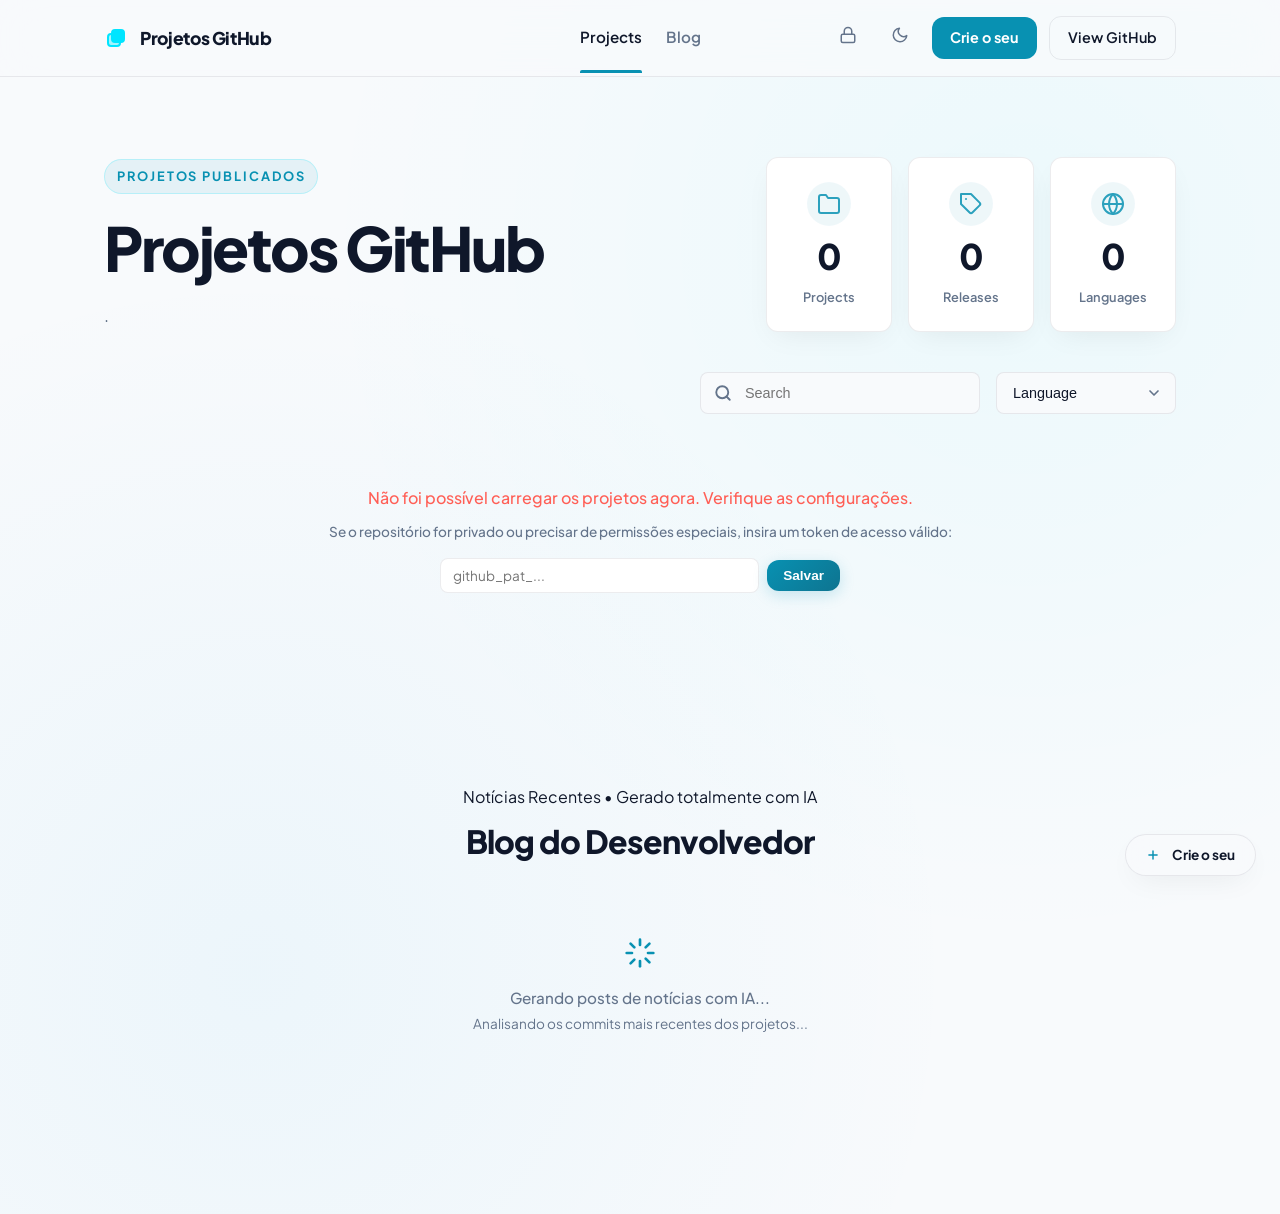
<file: index.html>
<!doctype html>
<html lang="pt-BR">
  <head>
    <meta charset="utf-8">
    <meta name="viewport" content="width=device-width, initial-scale=1">
    <meta name="description" content="Vitrine estática de projetos GitHub com releases e links dinâmicos.">
    <title>Projetos GitHub</title>
    <link rel="preconnect" href="https://api.github.com">
    <link rel="stylesheet" href="css/styles.css?v=20260604-v13">
  </head>
  <body>
    <header class="site-header">
      <nav class="nav-shell" aria-label="Navegação principal">
        <a class="brand" href="#top" aria-label="Voltar ao início">
          <div class="brand-logo-svg">
            <svg width="24" height="24" viewBox="0 0 24 24" fill="none" xmlns="http://www.w3.org/2000/svg" class="cyan-logo">
              <rect x="4" y="8" width="12" height="12" rx="3" fill="rgba(0, 229, 255, 0.35)" stroke="#00e5ff" stroke-width="2" stroke-linecap="round" stroke-linejoin="round"/>
              <rect x="8" y="4" width="12" height="12" rx="3" fill="#00e5ff" stroke="#00e5ff" stroke-width="2" stroke-linecap="round" stroke-linejoin="round"/>
            </svg>
          </div>
          <span>
            <strong id="brandName">Premium Portfolio</strong>
            <small id="brandHandle">@spxmiguel</small>
          </span>
        </a>
        
        <div class="nav-menu">
          <a href="#top" class="nav-menu-link active">Projects</a>
          <a href="#blog" class="nav-menu-link">Blog</a>
        </div>

        <div class="nav-actions">
          <button class="theme-toggle" id="adminBtn" type="button" aria-label="Painel Admin" title="Painel Admin">
            <span id="adminBtnIcon" aria-hidden="true">
              <svg width="18" height="18" viewBox="0 0 24 24" fill="none" stroke="currentColor" stroke-width="2" stroke-linecap="round" stroke-linejoin="round"><rect x="3" y="11" width="18" height="11" rx="2" ry="2"></rect><path d="M7 11V7a5 5 0 0 1 10 0v4"></path></svg>
            </span>
          </button>
          <button class="theme-toggle" id="themeToggle" type="button" aria-label="Alternar tema" title="Alternar tema">
            <span id="themeIcon" aria-hidden="true">
              <svg width="18" height="18" viewBox="0 0 24 24" fill="none" stroke="currentColor" stroke-width="2" stroke-linecap="round" stroke-linejoin="round"><path d="M21 12.79A9 9 0 1 1 11.21 3 7 7 0 0 0 21 12.79z"></path></svg>
            </span>
          </button>
          <a class="button cta-btn" id="headerCreateYours" href="#">Crie o seu</a>
          <a class="button outline-btn" id="profileLink" href="https://github.com/spxmiguel" target="_blank" rel="noreferrer">View GitHub</a>
        </div>
      </nav>
    </header>

    <main id="top">
      <section class="hero">
        <div class="hero-copy">
          <p class="eyebrow">Projetos publicados</p>
          <h1 id="heroTitle">Premium GitHub <span class="highlight">Portfolio Showcase</span></h1>
          <p id="heroDescription">
            A static site generator for GitHub portfolios that automatically lists public repositories, releases, and READMEs. Showcase your work with professional elegance.
          </p>
        </div>
        <div class="hero-side">
          <div class="profile-panel" id="profilePanel" hidden style="display:none !important;">
            <img id="profileImage" src="" alt="" style="display:none;">
            <span id="profileName" style="display:none;"></span>
          </div>
          <div class="hero-stats" aria-label="Resumo dos projetos">
            <div class="stat-card">
              <div class="stat-icon">
                <svg width="24" height="24" viewBox="0 0 24 24" fill="none" stroke="currentColor" stroke-width="2" stroke-linecap="round" stroke-linejoin="round"><path d="M22 19a2 2 0 0 1-2 2H4a2 2 0 0 1-2-2V5a2 2 0 0 1 2-2h5l2 3h9a2 2 0 0 1 2 2z"></path></svg>
              </div>
              <div class="stat-value">
                <strong id="repoCount">0</strong>
              </div>
              <span class="stat-label">Projects</span>
            </div>
            <div class="stat-card">
              <div class="stat-icon">
                <svg width="24" height="24" viewBox="0 0 24 24" fill="none" stroke="currentColor" stroke-width="2" stroke-linecap="round" stroke-linejoin="round"><path d="M20.59 13.41l-7.17 7.17a2 2 0 0 1-2.83 0L2 12V2h10l8.59 8.59a2 2 0 0 1 0 2.82z"></path><line x1="7" y1="7" x2="7.01" y2="7"></line></svg>
              </div>
              <div class="stat-value">
                <strong id="releaseCount">0</strong>
              </div>
              <span class="stat-label">Releases</span>
            </div>
            <div class="stat-card">
              <div class="stat-icon">
                <svg width="24" height="24" viewBox="0 0 24 24" fill="none" stroke="currentColor" stroke-width="2" stroke-linecap="round" stroke-linejoin="round"><circle cx="12" cy="12" r="10"></circle><line x1="2" y1="12" x2="22" y2="12"></line><path d="M12 2a15.3 15.3 0 0 1 4 10 15.3 15.3 0 0 1-4 10 15.3 15.3 0 0 1-4-10 15.3 15.3 0 0 1 4-10z"></path></svg>
              </div>
              <div class="stat-value">
                <strong id="languageCount">0</strong>
              </div>
              <span class="stat-label">Languages</span>
            </div>
          </div>
        </div>
      </section>

      <section class="controls" aria-label="Filtros de projetos">
        <label class="search-field" for="searchInput">
          <svg class="search-icon" width="18" height="18" viewBox="0 0 24 24" fill="none" stroke="currentColor" stroke-width="2.5" stroke-linecap="round" stroke-linejoin="round"><circle cx="11" cy="11" r="8"></circle><line x1="21" y1="21" x2="16.65" y2="16.65"></line></svg>
          <input id="searchInput" type="search" placeholder="Search" autocomplete="off">
        </label>
        <label class="select-field" for="languageFilter">
          <select id="languageFilter">
            <option value="all">Language</option>
          </select>
          <svg class="select-chevron" width="16" height="16" viewBox="0 0 24 24" fill="none" stroke="currentColor" stroke-width="2.5" stroke-linecap="round" stroke-linejoin="round"><polyline points="6 9 12 15 18 9"></polyline></svg>
        </label>
      </section>

      <section class="status" id="statusMessage" role="status" aria-live="polite">
        Carregando projetos do GitHub...
      </section>

      <section class="project-grid" id="projectGrid" aria-label="Lista de projetos"></section>

      <!-- Blog Section -->
      <section class="blog-section" id="blog" aria-label="Blog">
        <div class="section-header">
          <p class="eyebrow">Notícias Recentes • Gerado totalmente com IA</p>
          <h2>Blog do Desenvolvedor</h2>
        </div>
        <div class="blog-grid" id="blogGrid">
          <div style="grid-column: 1/-1; text-align: center; color: var(--text-muted); padding: 40px 20px;">
            <svg width="32" height="32" viewBox="0 0 24 24" fill="none" stroke="currentColor" stroke-width="2" stroke-linecap="round" stroke-linejoin="round" class="ai-blog-spinner" style="margin-bottom: 12px; color: var(--primary); display: inline-block;">
              <line x1="12" y1="2" x2="12" y2="6"></line>
              <line x1="12" y1="18" x2="12" y2="22"></line>
              <line x1="4.93" y1="4.93" x2="7.76" y2="7.76"></line>
              <line x1="16.24" y1="16.24" x2="19.07" y2="19.07"></line>
              <line x1="2" y1="12" x2="6" y2="12"></line>
              <line x1="18" y1="12" x2="22" y2="12"></line>
              <line x1="4.93" y1="19.78" x2="7.76" y2="16.93"></line>
              <line x1="16.24" y1="7.76" x2="19.07" y2="4.93"></line>
            </svg>
            <p style="font-size: 0.95rem; font-weight: 500;">Gerando posts de notícias com IA...</p>
            <p style="font-size: 0.85rem; margin-top: 4px; color: var(--text-muted);">Analisando os commits mais recentes dos projetos...</p>
          </div>
        </div>
      </section>

      <p class="fineprint-cta" id="fineprintCta" hidden>
        quer ter o seu também? <a href="https://github.com/spxmiguel/projetos-github-pages/releases/latest/download/projetos-github-pages-universal.zip">clique aqui</a>
      </p>
    </main>

    <template id="projectCardTemplate">
      <article class="project-card">
        <div class="project-card-top">
          <h2></h2>
          <p class="project-description"></p>
        </div>
        <div class="project-card-middle">
          <div class="project-meta"></div>
          <span class="language-badge"></span>
        </div>
        <div class="actions"></div>
      </article>
    </template>

    <section class="setup-modal" id="setupModal" aria-labelledby="setupModalTitle" aria-modal="true" role="dialog" hidden>
      <div class="setup-backdrop" data-close-setup></div>
      <div class="setup-dialog">
        <button class="setup-close" type="button" aria-label="Fechar" data-close-setup>×</button>
        <p class="eyebrow">Baixando setup</p>
        <h2 id="setupModalTitle">Seu pacote está baixando</h2>
        <p id="setupDetectedText">Detectei seu sistema e escolhi o pacote certo.</p>

        <div class="os-picker" aria-label="Escolher sistema operacional">
          <span>Detecção de OS errado? Escolha o certo:</span>
          <div>
            <button type="button" data-os="windows">Windows</button>
            <button type="button" data-os="mac">macOS</button>
            <button type="button" data-os="linux">Linux</button>
          </div>
        </div>

        <ol class="setup-steps" id="setupSteps"></ol>

        <div class="setup-actions">
          <a class="button primary" id="setupDownloadAgain" href="#" rel="noreferrer">Baixar novamente</a>
          <a class="button" href="https://github.com/spxmiguel/projetos-github-pages/releases/latest" target="_blank" rel="noreferrer">Ver release</a>
        </div>
      </div>
    </section>

    <section class="setup-modal" id="adminModal" aria-labelledby="adminModalTitle" aria-modal="true" role="dialog" hidden>
      <div class="setup-backdrop" id="adminBackdrop"></div>
      <div class="setup-dialog">
        <button class="setup-close" type="button" aria-label="Fechar" id="adminClose">×</button>
        <p class="eyebrow" id="adminEyebrow">Painel de Controle</p>
        <h2 id="adminModalTitle">Painel Admin</h2>
        
        <!-- View 1: Login Form -->
        <form id="adminLoginForm" autocomplete="off" style="display: none; flex-direction: column; gap: 16px;">
          <div class="form-group">
            <label for="adminLoginPassword">Senha de Acesso</label>
            <input type="password" id="adminLoginPassword" placeholder="Digite sua senha" required>
          </div>
          <div class="form-error" id="adminLoginError" style="color: #ff5f56; font-size: 0.85rem; display: none;"></div>
          <div class="setup-actions" style="display: flex; gap: 12px; align-items: center; justify-content: space-between;">
            <button class="button primary" type="submit" style="flex: 1;">Desbloquear</button>
            <button class="button" id="adminResetConfigBtn" type="button" style="font-size: 0.8rem; padding: 10px 14px;">Reconfigurar</button>
          </div>
        </form>

        <!-- View 2: Setup Form -->
        <form id="adminSetupForm" autocomplete="off" style="display: none; flex-direction: column; gap: 16px;">
          <p style="color: var(--text-muted); font-size: 0.9rem;">
            Configure seu painel. Defina uma senha e insira seu GitHub Personal Access Token (PAT) com escopo <strong>repo</strong>.
          </p>
          <div class="form-group">
            <label for="adminSetupToken">GitHub Personal Access Token (PAT)</label>
            <input type="password" id="adminSetupToken" placeholder="github_pat_..." required>
          </div>
          <div class="form-group">
            <label for="adminSetupGroqKey">Chave do Groq API (Opcional - Usada para o Blog IA)</label>
            <input type="password" id="adminSetupGroqKey" placeholder="gsk_... (deixe vazio para usar a chave pública do site)">
          </div>
          <div class="form-row">
            <div class="form-group">
              <label for="adminSetupPassword">Senha do Painel</label>
              <input type="password" id="adminSetupPassword" placeholder="Crie uma senha" required autocomplete="new-password">
            </div>
            <div class="form-group">
              <label for="adminSetupPasswordConfirm">Confirmar Senha</label>
              <input type="password" id="adminSetupPasswordConfirm" placeholder="Confirme a senha" required autocomplete="new-password">
            </div>
          </div>
          <div class="form-error" id="adminSetupError" style="color: #ff5f56; font-size: 0.85rem; display: none;"></div>
          <div class="setup-actions">
            <button class="button primary" type="submit">Salvar e Inicializar</button>
          </div>
        </form>

        <!-- View 3: Edit Form -->
        <form id="adminEditForm" autocomplete="off" style="display: none; flex-direction: column; gap: 16px;">
          <div style="max-height: 50vh; overflow-y: auto; padding-right: 8px; display: flex; flex-direction: column; gap: 16px;">
            <div class="form-row">
              <div class="form-group">
                <label for="adminGithubUsername">GitHub Username</label>
                <input type="text" id="adminGithubUsername" required>
              </div>
              <div class="form-group">
                <label for="adminRepoName">Repository Name</label>
                <input type="text" id="adminRepoName" required>
              </div>
            </div>

            <div class="form-group">
              <label for="adminSiteTitle">Título do Site</label>
              <input type="text" id="adminSiteTitle" required>
            </div>

            <div class="form-group">
              <label for="adminSiteDescription">Descrição do Site</label>
              <textarea id="adminSiteDescription" rows="3"></textarea>
            </div>

            <div class="form-group">
              <label for="adminProfileImageUrl">URL da Foto de Perfil (Opcional)</label>
              <input type="url" id="adminProfileImageUrl" placeholder="Deixe em branco para usar a padrão">
            </div>

            <div class="form-group">
              <label for="adminForkUrl">ZIP de Setup / Download URL</label>
              <input type="url" id="adminForkUrl">
            </div>

            <div class="form-row">
              <div class="form-group">
                <label for="adminCtaMode">Posição do Botão "Crie o seu"</label>
                <select id="adminCtaMode">
                  <option value="top">Superior Direito (Flutuante)</option>
                  <option value="fineprint">Rodapé (Texto)</option>
                  <option value="hidden">Oculto</option>
                </select>
              </div>
              <div class="form-group">
                <label for="adminSortBy">Ordenar Projetos por</label>
                <select id="adminSortBy">
                  <option value="updated">Última atualização</option>
                  <option value="stars">Estrelas</option>
                  <option value="name">Nome (A-Z)</option>
                </select>
              </div>
            </div>

            <div class="form-checkboxes" style="display: flex; gap: 20px;">
              <label class="checkbox-label" style="display: flex; align-items: center; gap: 8px; cursor: pointer; text-transform: none; font-size: 0.85rem;">
                <input type="checkbox" id="adminIncludeForks" style="width: auto;"> Incluir Forks
              </label>
              <label class="checkbox-label" style="display: flex; align-items: center; gap: 8px; cursor: pointer; text-transform: none; font-size: 0.85rem;">
                <input type="checkbox" id="adminIncludeArchived" style="width: auto;"> Incluir Arquivados
              </label>
            </div>

            <div class="form-group" style="margin-top: 12px;">
              <label>Organizar Projetos (Fixar/Ocultar)</label>
              <div id="adminProjectsList" style="background: var(--bg); border: 1px solid var(--border); border-radius: var(--radius-md); padding: 8px; max-height: 180px; overflow-y: auto; display: flex; flex-direction: column; gap: 4px;">
                <!-- Populated dynamically via JS -->
              </div>
            </div>

            <div class="form-group" style="margin-top: 12px; border-top: 1px solid var(--border); padding-top: 12px;">
              <label for="adminGroqKey">Chave do Groq API (Opcional - Usada para o Blog IA)</label>
              <input type="password" id="adminGroqKey" placeholder="Deixe em branco para usar a chave pública do site">
            </div>



            <hr style="border: 0; border-top: 1px solid var(--border); margin: 8px 0;">

            <div class="form-group">
              <label for="adminChangeToken">Atualizar GitHub PAT (Opcional)</label>
              <input type="password" id="adminChangeToken" placeholder="Preencha apenas se quiser trocar o token">
            </div>
            <div class="form-row">
              <div class="form-group">
                <label for="adminChangePassword">Nova Senha (Opcional)</label>
                <input type="password" id="adminChangePassword" placeholder="Nova senha">
              </div>
              <div class="form-group">
                <label for="adminChangePasswordConfirm">Confirmar Nova Senha (Opcional)</label>
                <input type="password" id="adminChangePasswordConfirm" placeholder="Confirme a nova senha">
              </div>
            </div>
          </div>

          <div class="form-error" id="adminEditError" style="color: #ff5f56; font-size: 0.85rem; display: none;"></div>
          <div class="form-success" id="adminEditSuccess" style="color: var(--success); font-size: 0.85rem; display: none;"></div>
          
          <div class="setup-actions" style="margin-top: 16px;">
            <button class="button primary" type="submit" id="adminSaveBtn">Salvar Alterações</button>
            <button class="button" type="button" id="adminLogoutBtn">Sair</button>
          </div>
        </form>
      </div>
    </section>

    <a class="fork-cta" id="forkCta" href="https://github.com/spxmiguel/projetos-github-pages/releases/latest/download/projetos-github-pages-universal.zip" target="_blank" rel="noreferrer">
      <svg width="14" height="14" viewBox="0 0 24 24" fill="none" stroke="currentColor" stroke-width="2.5" stroke-linecap="round" stroke-linejoin="round" style="vertical-align: middle; margin-right: 4px;"><line x1="12" y1="5" x2="12" y2="19"></line><line x1="5" y1="12" x2="19" y2="12"></line></svg>
      <span>Crie o seu</span>
    </a>

    <script src="js/config.js?v=20260604-v13"></script>
    <script src="js/github.js?v=20260604-v13"></script>
    <script src="js/app.js?v=20260604-v13"></script>
  </body>
</html>
</file>
<file: css/styles.css>
@import url('https://fonts.googleapis.com/css2?family=Plus+Jakarta+Sans:wght@300;400;500;600;700;800&family=JetBrains+Mono:wght@400;500;700&display=swap');

:root {
  --font-primary: 'Plus Jakarta Sans', system-ui, -apple-system, BlinkMacSystemFont, 'Segoe UI', sans-serif;
  --font-mono: 'JetBrains Mono', monospace;
  
  /* Cores - Canva Neon Theme */
  --bg: #090a0f;
  --surface: #11141b;
  --surface-hover: #171b26;
  --surface-glass: rgba(9, 10, 15, 0.75);
  --border: rgba(255, 255, 255, 0.05);
  --border-hover: rgba(0, 229, 255, 0.3);
  --text: #ffffff;
  --text-muted: #8e95a5;
  
  --primary: #00e5ff;
  --primary-dark: #00b8cc;
  --primary-glow: rgba(0, 229, 255, 0.12);
  --primary-text: #05050a;
  --primary-hover: #5cffea;
  --primary-hover-text: #05050a;
  --primary-border-glow: rgba(0, 229, 255, 0.25);
  --primary-glow-hover: rgba(0, 229, 255, 0.2);
  --btn-shadow-glow: rgba(0, 229, 255, 0.3);
  --scrollbar-thumb: rgba(255, 255, 255, 0.1);
  
  --accent: #0ea5e9;
  --accent-glow: rgba(14, 165, 233, 0.12);
  
  --success: #10b981;
  --radius-lg: 16px;
  --radius-md: 12px;
  --radius-sm: 8px;
  --shadow: 0 12px 40px -10px rgba(0, 0, 0, 0.8);
  --shadow-glow: 0 0 30px 0 var(--primary-glow);
  --transition: all 0.3s cubic-bezier(0.4, 0, 0.2, 1);
  --theme-toggle-hover: rgba(255, 255, 255, 0.05);
  
  font-family: var(--font-primary);
  color-scheme: dark;
}

:root[data-theme="light"] {
  --bg: #f8fafc;
  --surface: #ffffff;
  --surface-hover: #f1f5f9;
  --surface-glass: rgba(248, 250, 252, 0.85);
  --border: rgba(15, 23, 42, 0.08);
  --border-hover: rgba(8, 145, 178, 0.35);
  --text: #0f172a;
  --text-muted: #64748b;
  
  --primary: #0891b2;
  --primary-dark: #0e7490;
  --primary-glow: rgba(8, 145, 178, 0.08);
  --primary-text: #ffffff;
  --primary-hover: #06b6d4;
  --primary-hover-text: #ffffff;
  --primary-border-glow: rgba(8, 145, 178, 0.25);
  --primary-glow-hover: rgba(8, 145, 178, 0.15);
  --btn-shadow-glow: rgba(8, 145, 178, 0.2);
  --scrollbar-thumb: rgba(0, 0, 0, 0.15);
  
  --accent: #0284c7;
  --accent-glow: rgba(2, 132, 199, 0.08);
  
  --shadow: 0 10px 30px -10px rgba(0, 0, 0, 0.08);
  --shadow-glow: 0 0 30px 0 var(--primary-glow);
  --theme-toggle-hover: rgba(0, 0, 0, 0.05);
  color-scheme: light;
}

* {
  box-sizing: border-box;
  margin: 0;
  padding: 0;
}

html {
  scroll-behavior: smooth;
}

body {
  min-height: 100vh;
  background-color: var(--bg);
  color: var(--text);
  overflow-x: hidden;
  line-height: 1.5;
  position: relative;
  padding-bottom: 60px;
  background-image: 
    radial-gradient(circle at 80% 20%, rgba(0, 229, 255, 0.05) 0%, transparent 50%),
    radial-gradient(circle at 20% 80%, rgba(14, 165, 233, 0.05) 0%, transparent 50%);
}

/* Header & Nav */
.site-header {
  position: sticky;
  top: 0;
  z-index: 50;
  backdrop-filter: blur(20px) saturate(180%);
  background-color: var(--surface-glass);
  border-bottom: 1px solid var(--border);
  transition: var(--transition);
}

.nav-shell {
  display: flex;
  align-items: center;
  justify-content: space-between;
  max-width: 1120px;
  margin: 0 auto;
  padding: 16px 24px;
}

.brand {
  display: flex;
  align-items: center;
  gap: 12px;
  text-decoration: none;
  color: inherit;
}

.brand-logo-svg {
  display: flex;
  align-items: center;
  justify-content: center;
}

.brand span {
  display: flex;
  flex-direction: column;
}

.brand strong {
  font-size: 1.1rem;
  font-weight: 800;
  letter-spacing: -0.02em;
}

.brand small {
  font-size: 0.75rem;
  color: var(--text-muted);
  font-family: var(--font-mono);
  display: none; /* Hidden to match Canva mockup header style */
}

.nav-menu {
  display: flex;
  gap: 24px;
  align-items: center;
}

.nav-menu-link {
  color: var(--text-muted);
  text-decoration: none;
  font-size: 0.95rem;
  font-weight: 600;
  transition: var(--transition);
  padding: 6px 0;
  position: relative;
}

.nav-menu-link:hover, .nav-menu-link.active {
  color: var(--text);
}

.nav-menu-link::after {
  content: "";
  position: absolute;
  bottom: 0;
  left: 0;
  width: 100%;
  height: 2px;
  background: var(--primary);
  transform: scaleX(0);
  transform-origin: right;
  transition: transform 0.3s ease;
}

.nav-menu-link:hover::after, .nav-menu-link.active::after {
  transform: scaleX(1);
  transform-origin: left;
}

.nav-actions {
  display: flex;
  align-items: center;
  gap: 12px;
}

@media(min-width: 601px) {
  .nav-shell {
    display: grid;
    grid-template-columns: 1fr auto 1fr;
    align-items: center;
  }
  .brand {
    justify-self: start;
  }
  .nav-menu {
    justify-self: center;
  }
  .nav-actions {
    justify-self: end;
  }
  .nav-menu-link::after {
    bottom: -18px; /* Alinha a linha ativa exatamente com a borda inferior do header */
    height: 3px;
    border-radius: 2px 2px 0 0;
  }
}

/* Floating Badge "Create Yours" (canto inferior direito) */
.fork-cta {
  position: fixed !important;
  bottom: 24px !important;
  right: 24px !important;
  z-index: 45 !important;
  display: inline-flex !important;
  align-items: center !important;
  gap: 8px !important;
  padding: 10px 20px !important;
  background: var(--surface-glass) !important;
  backdrop-filter: blur(12px) saturate(180%) !important;
  border: 1px solid var(--border) !important;
  border-radius: 999px !important;
  color: var(--text) !important;
  text-decoration: none !important;
  font-size: 0.85rem !important;
  font-weight: 700 !important;
  box-shadow: var(--shadow) !important;
  transition: var(--transition) !important;
  cursor: pointer !important;
}

.fork-cta:hover {
  transform: translateY(-3px) scale(1.02) !important;
  border-color: var(--primary) !important;
  box-shadow: 0 0 20px var(--btn-shadow-glow) !important;
  color: var(--text) !important;
}

.fork-cta svg {
  color: var(--primary);
  transition: var(--transition);
}

.fork-cta:hover svg {
  transform: rotate(90deg);
}

/* Links & Buttons */
.nav-link, .button {
  padding: 10px 18px;
  border: 1px solid var(--border);
  border-radius: var(--radius-md);
  background: var(--surface);
  color: var(--text);
  font-weight: 600;
  font-size: 0.9rem;
  cursor: pointer;
  transition: var(--transition);
  display: inline-flex;
  align-items: center;
  justify-content: center;
  gap: 8px;
  text-decoration: none;
}

.nav-link:hover, .button:not(.primary):hover {
  background: var(--surface-hover);
  border-color: var(--border-hover);
  transform: translateY(-1px);
}

.button.primary {
  background: linear-gradient(135deg, var(--primary), var(--primary-dark));
  color: var(--primary-text);
  border: none;
  box-shadow: 0 4px 15px var(--btn-shadow-glow);
  font-weight: 700;
}

.button.primary:hover {
  transform: translateY(-2px);
  box-shadow: 0 6px 20px var(--btn-shadow-glow);
  background: var(--primary-hover);
  color: var(--primary-hover-text);
}

.cta-btn {
  background: var(--primary) !important;
  color: var(--primary-text) !important;
  border: none !important;
  font-weight: 700 !important;
}

.cta-btn:hover {
  background: var(--primary-hover) !important;
  color: var(--primary-hover-text) !important;
  box-shadow: 0 0 15px var(--btn-shadow-glow) !important;
  transform: translateY(-1px) !important;
}

.outline-btn {
  background: transparent !important;
  border: 1px solid var(--border) !important;
  color: var(--text) !important;
}

.outline-btn:hover {
  border-color: var(--text) !important;
  background: var(--theme-toggle-hover) !important;
}

.theme-toggle {
  width: 40px;
  height: 40px;
  border: none;
  border-radius: var(--radius-md);
  background: transparent;
  color: var(--text-muted);
  font-size: 1.1rem;
  cursor: pointer;
  display: flex;
  align-items: center;
  justify-content: center;
  transition: var(--transition);
}

.theme-toggle:hover {
  background: var(--theme-toggle-hover);
  color: var(--text);
  transform: scale(1.05);
}

/* Main */
main {
  max-width: 1120px;
  margin: 0 auto;
  padding: 0 24px;
}

/* Hero Section */
.hero {
  display: grid;
  grid-template-columns: 1.2fr 0.8fr;
  gap: 48px;
  align-items: center;
  padding: 80px 0 40px;
}

.hero-copy {
  display: flex;
  flex-direction: column;
  gap: 20px;
}

.hero-copy .eyebrow {
  align-self: flex-start;
  font-size: 0.8rem;
  font-weight: 700;
  text-transform: uppercase;
  letter-spacing: 0.15em;
  color: var(--primary);
  background: var(--primary-glow);
  padding: 6px 12px;
  border-radius: 999px;
  border: 1px solid rgba(0, 229, 255, 0.2);
  margin: 0;
}

.hero-copy h1 {
  font-size: clamp(2.5rem, 5vw, 3.8rem);
  line-height: 1.1;
  font-weight: 800;
  letter-spacing: -0.04em;
  margin: 0;
}

.hero-copy h1 .highlight {
  position: relative;
  color: var(--text);
  display: inline-block;
}

.hero-copy h1 .highlight::after {
  content: "";
  position: absolute;
  left: 0;
  bottom: -6px;
  width: 100%;
  height: 4px;
  background: var(--primary);
  border-radius: 2px;
  box-shadow: 0 0 10px rgba(0, 229, 255, 0.5);
}

.hero-copy p {
  font-size: 1.1rem;
  color: var(--text-muted);
  line-height: 1.6;
  max-width: 600px;
  margin: 0;
}

.hero-side {
  display: flex;
  flex-direction: column;
  gap: 24px;
}

.hero-stats {
  display: grid;
  grid-template-columns: repeat(3, 1fr);
  gap: 16px;
}

.stat-card {
  background: var(--surface);
  border: 1px solid var(--border);
  border-radius: 12px;
  padding: 24px 16px;
  display: flex;
  flex-direction: column;
  align-items: center;
  justify-content: center;
  gap: 12px;
  box-shadow: var(--shadow);
  transition: var(--transition);
  position: relative;
  overflow: hidden;
}

.stat-card:hover {
  border-color: var(--primary);
  box-shadow: 0 0 20px rgba(0, 229, 255, 0.2);
  transform: translateY(-2px);
}

.stat-icon {
  color: var(--primary);
  display: flex;
  align-items: center;
  justify-content: center;
  opacity: 0.85;
  background: var(--primary-glow);
  padding: 10px;
  border-radius: 50%;
}

.stat-card:hover .stat-icon {
  transform: scale(1.1);
  background: rgba(0, 229, 255, 0.2);
  opacity: 1;
}

.stat-value strong {
  font-size: 2.2rem;
  font-weight: 800;
  color: var(--text);
  line-height: 1;
}

.stat-label {
  font-size: 0.8rem;
  font-weight: 600;
  color: var(--text-muted);
}

/* Controls - Search & Filters */
.controls {
  display: flex;
  justify-content: flex-end;
  gap: 16px;
  margin-bottom: 32px;
  background: transparent;
  border: none;
  box-shadow: none;
  padding: 0;
}

.search-field {
  position: relative;
  width: 280px;
}

.search-icon {
  position: absolute;
  left: 14px;
  top: 50%;
  transform: translateY(-50%);
  color: var(--text-muted);
  pointer-events: none;
}

.search-field input {
  padding-left: 44px;
  background: var(--bg);
  border: 1px solid var(--border);
  border-radius: 8px;
  color: var(--text);
  font-size: 0.9rem;
  height: 42px;
  width: 100%;
  transition: var(--transition);
}

.search-field input:focus {
  outline: none;
  border-color: var(--primary);
  box-shadow: 0 0 15px var(--primary-glow);
}

.select-field {
  position: relative;
  width: 180px;
}

.select-field select {
  background: var(--bg);
  border: 1px solid var(--border);
  border-radius: 8px;
  color: var(--text);
  font-size: 0.9rem;
  height: 42px;
  width: 100%;
  padding-left: 16px;
  padding-right: 36px;
  cursor: pointer;
  appearance: none;
  transition: var(--transition);
}

.select-chevron {
  position: absolute;
  right: 14px;
  top: 50%;
  transform: translateY(-50%);
  color: var(--text-muted);
  pointer-events: none;
}

.select-field select:focus {
  outline: none;
  border-color: var(--primary);
  box-shadow: 0 0 15px var(--primary-glow);
}

/* Status Message */
.status {
  text-align: center;
  padding: 20px 0;
  color: var(--text-muted);
  font-size: 1rem;
  font-weight: 500;
}

/* Project Grid */
.project-grid {
  display: grid;
  grid-template-columns: repeat(auto-fill, minmax(320px, 1fr));
  gap: 24px;
  padding: 12px 0 60px;
}

/* Project Card */
.project-card {
  background: var(--surface);
  border: 1px solid var(--border);
  border-radius: 12px;
  padding: 24px;
  display: flex;
  flex-direction: column;
  justify-content: space-between;
  min-height: 270px;
  box-shadow: var(--shadow);
  transition: var(--transition);
  position: relative;
}

.project-card:hover, .project-card.pinned-card {
  border-color: var(--primary);
  box-shadow: 0 0 20px rgba(0, 229, 255, 0.18);
  transform: translateY(-4px);
}

.project-card h2 {
  font-size: 1.4rem;
  font-weight: 700;
  color: var(--text);
  margin-bottom: 12px;
  letter-spacing: -0.01em;
}

.project-description {
  font-size: 0.9rem;
  color: var(--text-muted);
  line-height: 1.5;
  display: -webkit-box;
  -webkit-line-clamp: 3;
  -webkit-box-orient: vertical;
  overflow: hidden;
  margin-bottom: 20px;
  height: auto;
  min-height: 4rem;
}

.project-card-middle {
  display: flex;
  justify-content: space-between;
  align-items: center;
  margin-bottom: 16px;
  border-bottom: 1px solid var(--border);
  padding-bottom: 12px;
}

.project-meta {
  display: flex;
  flex-wrap: wrap;
  gap: 8px 12px;
  margin-bottom: 0;
}

.project-meta span {
  font-size: 0.78rem;
  color: var(--text-muted);
  background: transparent;
  border: none;
  padding: 0;
  border-radius: 0;
}

.language-badge {
  font-size: 0.75rem;
  font-weight: 600;
  color: var(--primary);
  background: var(--primary-glow);
  border: 1px solid var(--primary-border-glow);
  padding: 4px 10px;
  border-radius: 4px;
  align-self: center;
}

.project-card .actions {
  display: grid;
  grid-template-columns: repeat(auto-fit, minmax(100px, 1fr));
  gap: 8px;
  border-top: none;
  padding-top: 0;
  margin-top: auto;
}

.project-card .actions .button {
  background: var(--bg);
  border: 1px solid var(--border);
  color: var(--text);
  padding: 10px;
  font-size: 0.8rem;
  border-radius: 6px;
  font-weight: 600;
  text-align: center;
}

.project-card .actions .button:hover {
  background: var(--surface-hover);
  border-color: var(--border-hover);
}

.project-card .actions .button.primary {
  background: var(--primary-glow);
  border-color: var(--primary-border-glow);
  color: var(--primary);
}

.project-card .actions .button.primary:hover {
  background: var(--primary-glow-hover);
  border-color: var(--primary);
}

.pin-badge {
  position: absolute;
  top: 12px;
  right: 12px;
  font-size: 0.7rem;
  font-weight: 700;
  color: var(--primary);
  background: var(--primary-glow);
  border: 1px solid rgba(0, 229, 255, 0.3);
  padding: 4px 8px;
  border-radius: 4px;
  display: inline-flex;
  align-items: center;
  gap: 4px;
}

/* About and Blog Sections */
.section-header {
  text-align: center;
  margin-top: 80px;
  margin-bottom: 32px;
}

.section-header h2 {
  font-size: 2rem;
  font-weight: 800;
  color: var(--text);
  letter-spacing: -0.03em;
  margin-top: 8px;
}

.about-card {
  background: var(--surface);
  border: 1px solid var(--border);
  border-radius: 12px;
  padding: 32px;
  margin-bottom: 40px;
  box-shadow: var(--shadow);
}

.about-bio p {
  font-size: 1rem;
  color: var(--text-muted);
  line-height: 1.6;
  margin-bottom: 24px;
}

.about-skills {
  display: flex;
  flex-wrap: wrap;
  gap: 8px;
}

.about-skills span {
  background: var(--bg);
  border: 1px solid var(--border);
  padding: 6px 12px;
  border-radius: 6px;
  font-size: 0.85rem;
  font-weight: 600;
}

.blog-grid {
  display: grid;
  grid-template-columns: 1fr 1fr;
  gap: 24px;
  margin-bottom: 80px;
}

.blog-card {
  background: var(--surface);
  border: 1px solid var(--border);
  border-radius: 12px;
  padding: 24px;
  box-shadow: var(--shadow);
  display: flex;
  flex-direction: column;
  gap: 12px;
}

.blog-category {
  font-size: 0.75rem;
  font-weight: 700;
  text-transform: uppercase;
  color: var(--primary);
  letter-spacing: 0.05em;
}

.blog-card h3 {
  font-size: 1.25rem;
  font-weight: 700;
  color: var(--text);
  letter-spacing: -0.02em;
}

.blog-card p {
  font-size: 0.9rem;
  color: var(--text-muted);
  line-height: 1.5;
}

.blog-link {
  color: var(--primary);
  text-decoration: none;
  font-size: 0.9rem;
  font-weight: 600;
  align-self: flex-start;
  transition: var(--transition);
}

.blog-link:hover {
  color: #5cffea;
  transform: translateX(4px);
}

/* Setup Modal */
.setup-modal {
  position: fixed;
  top: 0;
  left: 0;
  right: 0;
  bottom: 0;
  display: none;
  align-items: center;
  justify-content: center;
  z-index: 100;
  padding: 20px;
}

.setup-modal:not([hidden]) {
  display: flex;
}

.setup-backdrop {
  position: absolute;
  top: 0;
  left: 0;
  right: 0;
  bottom: 0;
  background: rgba(5, 5, 10, 0.85);
  backdrop-filter: blur(12px);
}

.setup-dialog {
  position: relative;
  background: var(--surface);
  border: 1px solid var(--border);
  border-radius: var(--radius-lg);
  width: 100%;
  max-width: 600px;
  padding: 32px;
  box-shadow: 0 25px 50px -12px rgba(0, 0, 0, 0.6);
  animation: modalEnter 0.4s cubic-bezier(0.16, 1, 0.3, 1);
  z-index: 101;
  display: flex;
  flex-direction: column;
  gap: 20px;
}

@keyframes modalEnter {
  from {
    opacity: 0;
    transform: scale(0.95) translateY(10px);
  }
  to {
    opacity: 1;
    transform: scale(1) translateY(0);
  }
}

.setup-close {
  position: absolute;
  top: 16px;
  right: 16px;
  width: 32px;
  height: 32px;
  border-radius: 50%;
  border: 1px solid var(--border);
  background: var(--surface-hover);
  color: var(--text);
  font-size: 1.2rem;
  cursor: pointer;
  display: flex;
  align-items: center;
  justify-content: center;
  transition: var(--transition);
  z-index: 105;
}

.setup-close:hover {
  background: #ff5f56;
  color: white;
  border-color: #ff5f56;
}

.setup-dialog h2 {
  font-size: 1.8rem;
  font-weight: 800;
  letter-spacing: -0.03em;
  margin: 0;
}

.setup-dialog .eyebrow {
  align-self: flex-start;
  font-size: 0.72rem;
  font-weight: 700;
  text-transform: uppercase;
  color: var(--primary);
  background: var(--primary-glow);
  padding: 4px 8px;
  border-radius: 4px;
}

#setupDetectedText {
  color: var(--text-muted);
  font-size: 0.95rem;
}

.os-picker {
  display: flex;
  flex-direction: column;
  gap: 10px;
  background: var(--bg);
  border: 1px solid var(--border);
  padding: 16px;
  border-radius: var(--radius-md);
}

.os-picker span {
  font-size: 0.8rem;
  font-weight: 600;
  color: var(--text-muted);
  text-transform: uppercase;
  letter-spacing: 0.05em;
}

.os-picker div {
  display: grid;
  grid-template-columns: repeat(3, 1fr);
  gap: 8px;
}

.os-picker button {
  padding: 8px;
  border: 1px solid var(--border);
  border-radius: var(--radius-sm);
  background: var(--surface);
  color: var(--text);
  font-weight: 600;
  cursor: pointer;
  transition: var(--transition);
}

.os-picker button:hover {
  background: var(--surface-hover);
  border-color: var(--primary);
}

.setup-steps {
  list-style-position: inside;
  display: flex;
  flex-direction: column;
  gap: 12px;
  background: var(--bg);
  border: 1px solid var(--border);
  padding: 20px;
  border-radius: var(--radius-md);
  font-family: var(--font-mono);
  font-size: 0.85rem;
}

.setup-steps li {
  line-height: 1.6;
  color: var(--text);
  opacity: 0.85;
}

.setup-steps li::marker {
  color: var(--primary);
  font-weight: 700;
}

.setup-actions {
  display: flex;
  gap: 12px;
  margin-top: 10px;
}

.setup-actions .button {
  flex: 1;
}

body.modal-open {
  overflow: hidden;
}

/* Admin Panel Styles */
.form-group {
  display: flex;
  flex-direction: column;
  gap: 6px;
  margin-bottom: 4px;
  text-align: left;
}

.form-group label {
  font-size: 0.72rem;
  font-weight: 700;
  color: var(--text-muted);
  text-transform: uppercase;
  letter-spacing: 0.05em;
}

.form-row {
  display: grid;
  grid-template-columns: 1fr 1fr;
  gap: 12px;
}

textarea, input[type="text"], input[type="url"], input[type="password"] {
  width: 100%;
  padding: 12px 16px;
  border: 1px solid var(--border);
  border-radius: var(--radius-md);
  background: var(--bg);
  color: var(--text);
  font-family: var(--font-primary);
  font-size: 0.95rem;
  transition: var(--transition);
}

textarea:focus, input[type="text"]:focus, input[type="url"]:focus, input[type="password"]:focus {
  outline: none;
  border-color: var(--primary);
  box-shadow: 0 0 10px rgba(0, 229, 255, 0.15);
}

.checkbox-label input[type="checkbox"] {
  width: 16px;
  height: 16px;
  accent-color: var(--primary);
  cursor: pointer;
}

.form-error {
  background: rgba(255, 95, 86, 0.1);
  border: 1px solid rgba(255, 95, 86, 0.2);
  color: #ff5f56 !important;
  padding: 12px;
  border-radius: var(--radius-md);
  font-size: 0.85rem;
  font-weight: 500;
}

.form-success {
  background: rgba(16, 185, 129, 0.1);
  border: 1px solid rgba(16, 185, 129, 0.2);
  color: var(--success) !important;
  padding: 12px;
  border-radius: var(--radius-md);
  font-size: 0.85rem;
  font-weight: 500;
}

/* Scrollbar customization */
::-webkit-scrollbar {
  width: 8px;
  height: 8px;
}

::-webkit-scrollbar-track {
  background: var(--bg);
}

::-webkit-scrollbar-thumb {
  background: var(--scrollbar-thumb);
  border-radius: 4px;
}

::-webkit-scrollbar-thumb:hover {
  background: var(--border-hover);
}

/* Responsive Media Queries */
@media(max-width: 900px) {
  .hero {
    grid-template-columns: 1fr;
    text-align: center;
    gap: 32px;
  }
  
  .hero-copy {
    align-items: center;
  }
  
  .controls {
    justify-content: center;
    flex-wrap: wrap;
  }
  
  .blog-grid {
    grid-template-columns: 1fr;
  }
}

@media(max-width: 600px) {
  .nav-shell {
    flex-direction: column;
    gap: 16px;
    padding: 20px 0;
  }
  
  .nav-menu {
    gap: 16px;
  }
  
  .hero-stats {
    grid-template-columns: 1fr;
  }
  
  .setup-actions {
    flex-direction: column;
  }
  
  .form-row {
    grid-template-columns: 1fr;
    gap: 4px;
  }
}

.ai-blog-spinner {
  animation: ai-spin 1.2s linear infinite;
}

@keyframes ai-spin {
  from { transform: rotate(0deg); }
  to { transform: rotate(360deg); }
}
</file>
